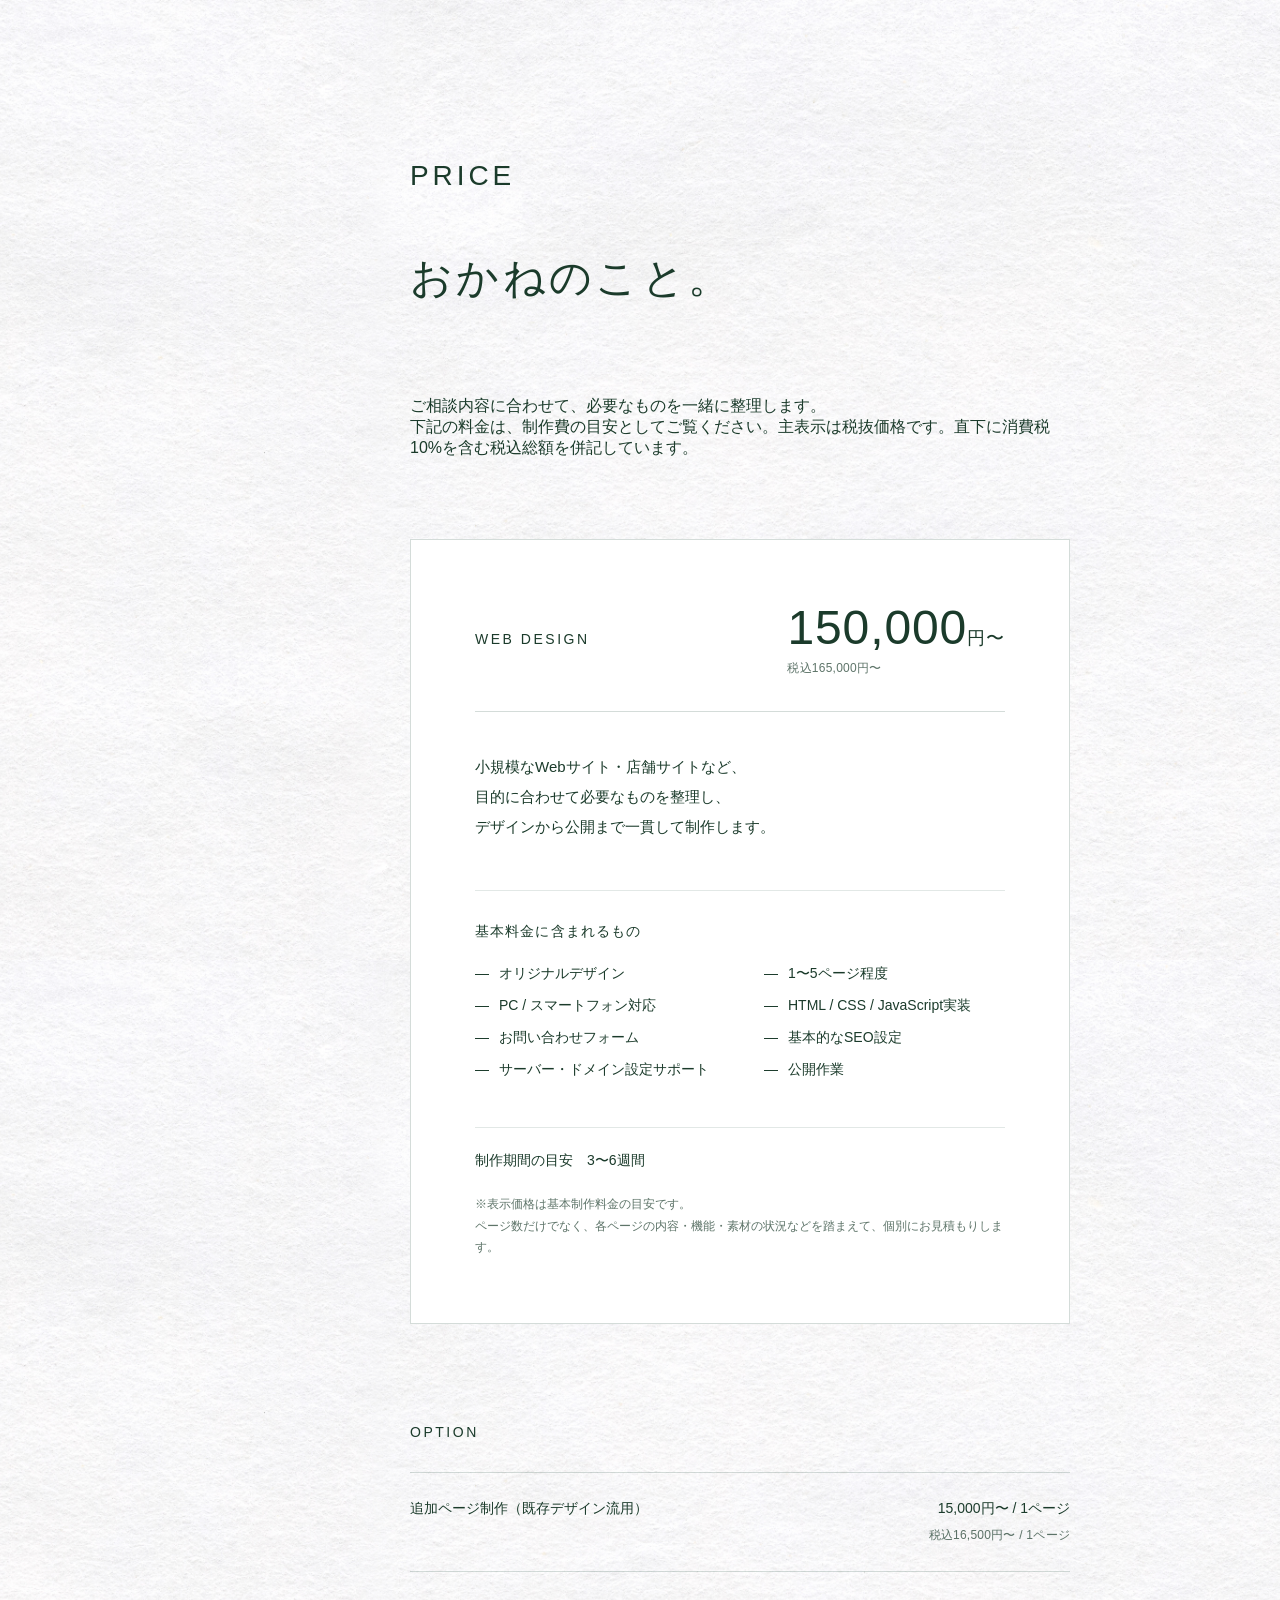
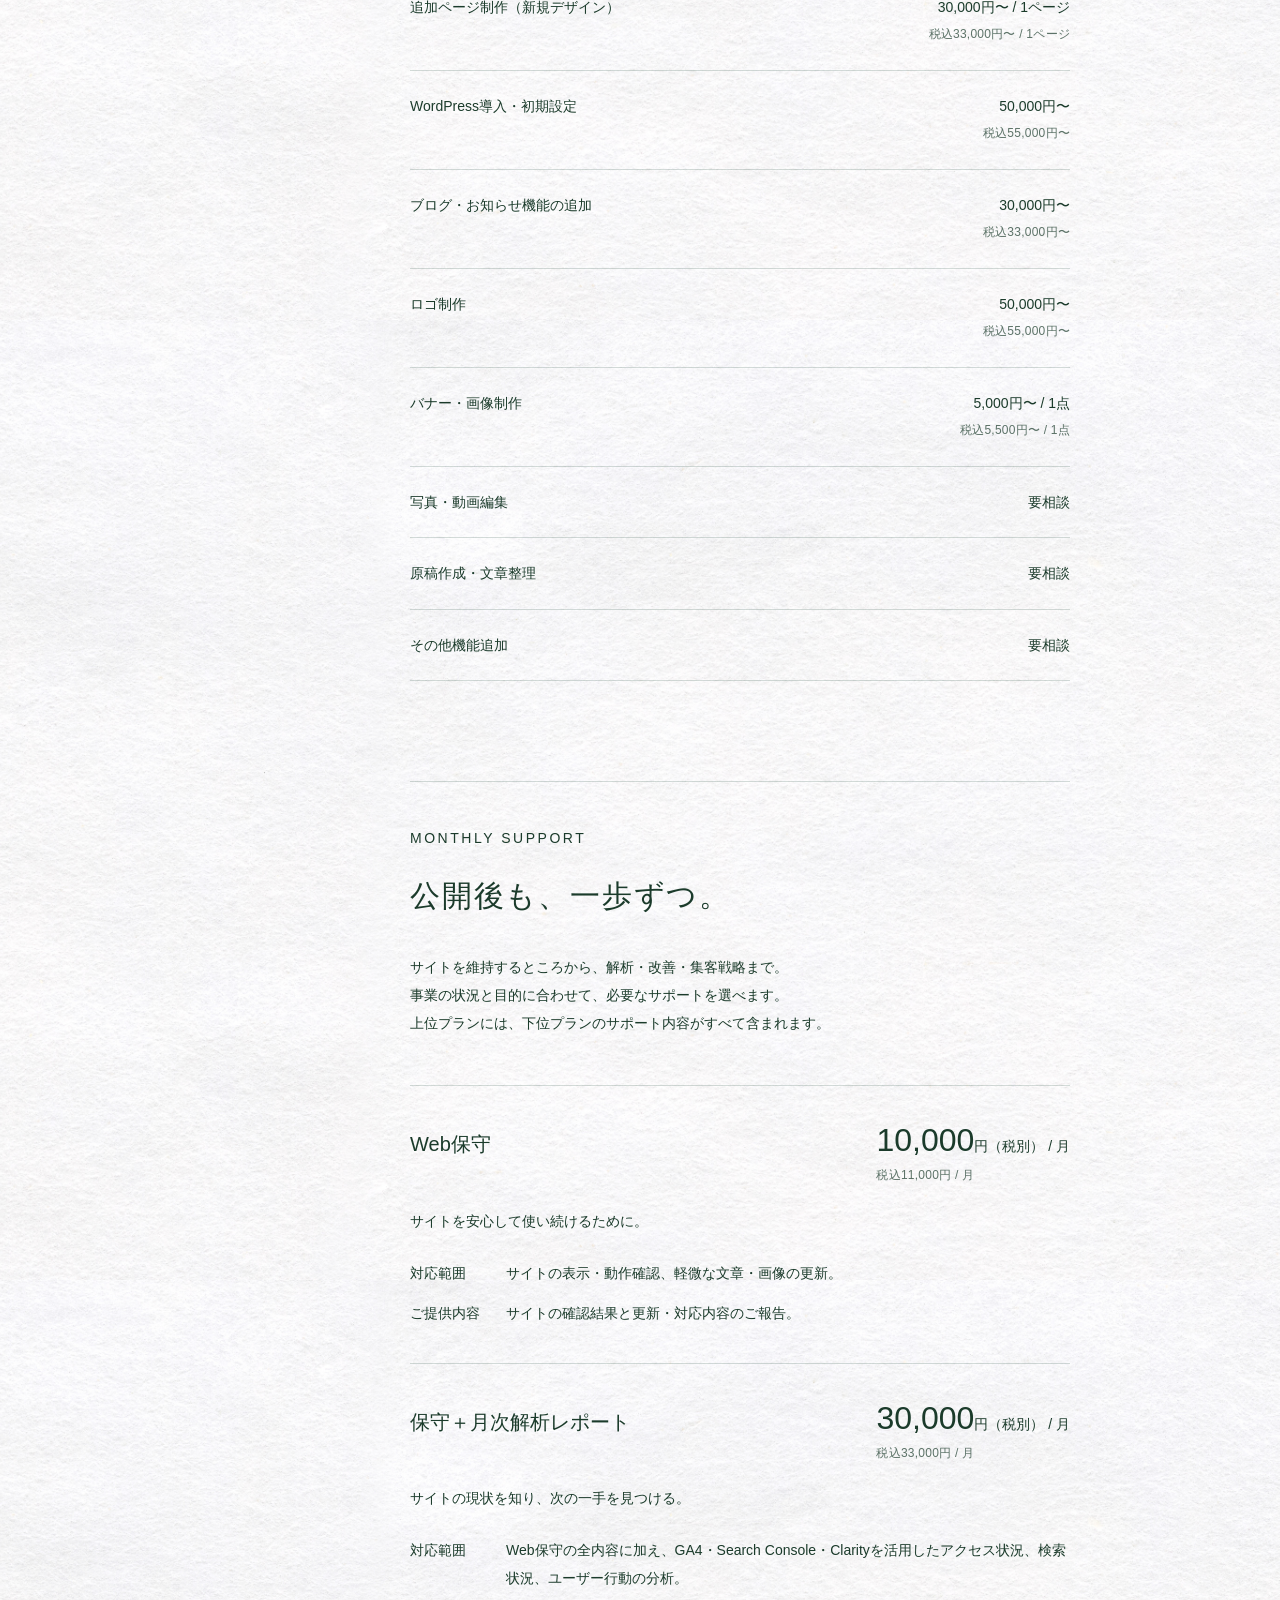
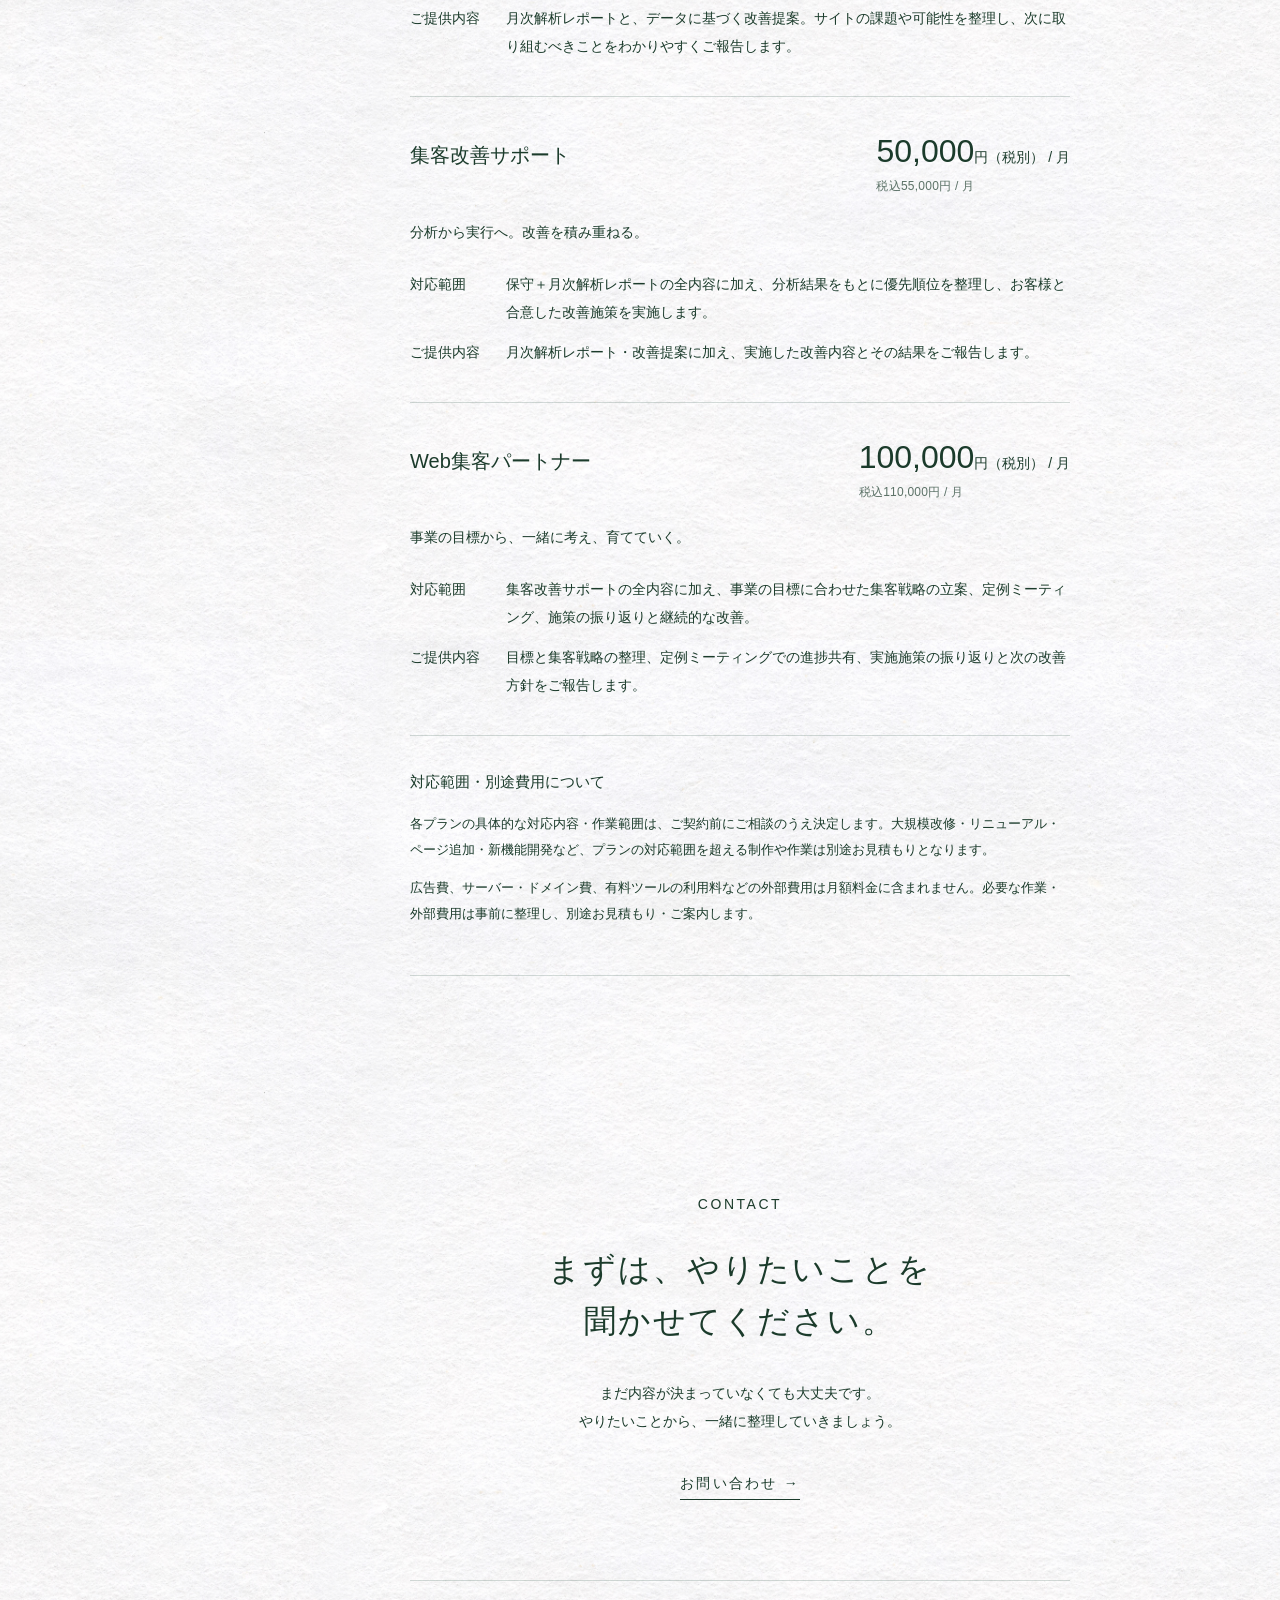
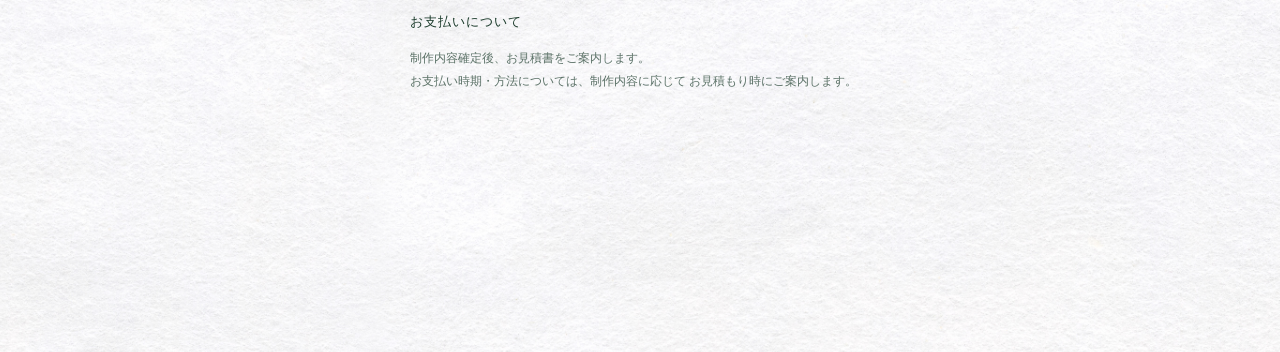
<file: price.html>
<!DOCTYPE html>
<html lang="ja">

<head>
  
    <!-- Google tag (gtag.js) -->
<script async src="https://www.googletagmanager.com/gtag/js?id=G-TGPVXPPTCD"></script>
<script>
  window.dataLayer = window.dataLayer || [];
  function gtag(){dataLayer.push(arguments);}
  gtag('js', new Date());

  gtag('config', 'G-TGPVXPPTCD');
</script>

  <meta charset="UTF-8">

  <meta
    name="viewport"
    content="width=device-width, initial-scale=1.0"
  >

  <meta
    name="description"
    content="asanoworksのWebサイト制作・修正・運用サポートの料金についてご案内します。"
  >

  <title>PRICE | asanoworks</title>

  <link rel="icon" type="image/png" href="images/favicon.png">
  <link rel="stylesheet" href="css/style.css">
  <script type="text/javascript">
      (function(c,l,a,r,i,t,y){
          c[a]=c[a]||function(){(c[a].q=c[a].q||[]).push(arguments)};
          t=l.createElement(r);t.async=1;t.src="https://www.clarity.ms/tag/"+i;
          y=l.getElementsByTagName(r)[0];y.parentNode.insertBefore(t,y);
      })(window, document, "clarity", "script", "yyy0h3tqm3");
  </script>
</head>

<body>

  <main>

    <section class="price">
      <div class="section-inner">

        <p class="section-label">
          PRICE
        </p>

        <h1 class="price-title">
          おかねのこと。
        </h1>
      <p class="price-lead">
        ご相談内容に合わせて、必要なものを一緒に整理します。<br>
        下記の料金は、制作費の目安としてご覧ください。主表示は税抜価格です。直下に消費税10%を含む税込総額を併記しています。
      </p>
      <div class="price-card">
  <div class="price-card-head">
    <p class="price-service" id="web-design">WEB DESIGN</p>

    <p class="price-amount">
      <span>150,000</span>円〜
      <small class="price-tax">税込165,000円〜</small>
    </p>
  </div>

  <p class="price-description">
    小規模なWebサイト・店舗サイトなど、<br>
    目的に合わせて必要なものを整理し、<br>
    デザインから公開まで一貫して制作します。
  </p>

  <div class="price-details">
    <p class="price-details-title">基本料金に含まれるもの</p>

    <ul class="price-details-list">
      <li>オリジナルデザイン</li>
      <li>1〜5ページ程度</li>
      <li>PC / スマートフォン対応</li>
      <li>HTML / CSS / JavaScript実装</li>
      <li>お問い合わせフォーム</li>
      <li>基本的なSEO設定</li>
      <li>サーバー・ドメイン設定サポート</li>
      <li>公開作業</li>
    </ul>
  </div>

  <p class="price-period">
    制作期間の目安　3〜6週間
  </p>

  <p class="price-note">
    ※表示価格は基本制作料金の目安です。<br>
    ページ数だけでなく、各ページの内容・機能・素材の状況などを踏まえて、個別にお見積もりします。
  </p>

    </div> <!-- price-card -->

    <section class="price-option">
      <p class="price-option-label">OPTION</p>

      <div class="price-option-list">
        <div class="price-option-item">
          <span>追加ページ制作（既存デザイン流用）</span>
          <span>15,000円〜 / 1ページ<small class="price-tax">税込16,500円〜 / 1ページ</small></span>
        </div>

        <div class="price-option-item">
          <span>追加ページ制作（新規デザイン）</span>
          <span>30,000円〜 / 1ページ<small class="price-tax">税込33,000円〜 / 1ページ</small></span>
        </div>

        <div class="price-option-item">
          <span>WordPress導入・初期設定</span>
          <span>50,000円〜<small class="price-tax">税込55,000円〜</small></span>
        </div>

        <div class="price-option-item">
          <span>ブログ・お知らせ機能の追加</span>
          <span>30,000円〜<small class="price-tax">税込33,000円〜</small></span>
        </div>

        <div class="price-option-item">
          <span>ロゴ制作</span>
          <span>50,000円〜<small class="price-tax">税込55,000円〜</small></span>
        </div>

        <div class="price-option-item">
          <span>バナー・画像制作</span>
          <span>5,000円〜 / 1点<small class="price-tax">税込5,500円〜 / 1点</small></span>
        </div>

        <div class="price-option-item">
          <span>写真・動画編集</span>
          <span>要相談</span>
        </div>

        <div class="price-option-item">
          <span>原稿作成・文章整理</span>
          <span>要相談</span>
        </div>

        <div class="price-option-item">
          <span>その他機能追加</span>
          <span>要相談</span>
        </div>
      </div>
    </section>

    <section class="price-maintenance" aria-labelledby="monthly-title">
      <p class="price-maintenance-label">MONTHLY SUPPORT</p>
      <h2 id="monthly-title" class="monthly-title">公開後も、一歩ずつ。</h2>
      <p class="price-maintenance-description">サイトを維持するところから、解析・改善・集客戦略まで。<br>
        事業の状況と目的に合わせて、必要なサポートを選べます。<br>
        上位プランには、下位プランのサポート内容がすべて含まれます。</p>
      <div class="monthly-plans">
        <article class="monthly-plan" aria-labelledby="monthly-plan-1">
          <div class="monthly-plan-head">
            <h3 id="monthly-plan-1">Web保守</h3>
            <p class="price-maintenance-amount"><span>10,000</span>円（税別） / 月<small class="price-tax">税込11,000円 / 月</small></p>
          </div>
          <p class="monthly-plan-intro">サイトを安心して使い続けるために。</p>
          <dl class="monthly-plan-details">
            <div><dt>対応範囲</dt><dd>サイトの表示・動作確認、軽微な文章・画像の更新。</dd></div>
            <div><dt>ご提供内容</dt><dd>サイトの確認結果と更新・対応内容のご報告。</dd></div>
          </dl>
        </article>
        <article class="monthly-plan" aria-labelledby="monthly-plan-2">
          <div class="monthly-plan-head">
            <h3 id="monthly-plan-2">保守＋月次解析レポート</h3>
            <p class="price-maintenance-amount"><span>30,000</span>円（税別） / 月<small class="price-tax">税込33,000円 / 月</small></p>
          </div>
          <p class="monthly-plan-intro">サイトの現状を知り、次の一手を見つける。</p>
          <dl class="monthly-plan-details">
            <div><dt>対応範囲</dt><dd>Web保守の全内容に加え、GA4・Search Console・Clarityを活用したアクセス状況、検索状況、ユーザー行動の分析。</dd></div>
            <div><dt>ご提供内容</dt><dd>月次解析レポートと、データに基づく改善提案。サイトの課題や可能性を整理し、次に取り組むべきことをわかりやすくご報告します。</dd></div>
          </dl>
        </article>
        <article class="monthly-plan" aria-labelledby="monthly-plan-3">
          <div class="monthly-plan-head">
            <h3 id="monthly-plan-3">集客改善サポート</h3>
            <p class="price-maintenance-amount"><span>50,000</span>円（税別） / 月<small class="price-tax">税込55,000円 / 月</small></p>
          </div>
          <p class="monthly-plan-intro">分析から実行へ。改善を積み重ねる。</p>
          <dl class="monthly-plan-details">
            <div><dt>対応範囲</dt><dd>保守＋月次解析レポートの全内容に加え、分析結果をもとに優先順位を整理し、お客様と合意した改善施策を実施します。</dd></div>
            <div><dt>ご提供内容</dt><dd>月次解析レポート・改善提案に加え、実施した改善内容とその結果をご報告します。</dd></div>
          </dl>
        </article>
        <article class="monthly-plan" aria-labelledby="monthly-plan-4">
          <div class="monthly-plan-head">
            <h3 id="monthly-plan-4">Web集客パートナー</h3>
            <p class="price-maintenance-amount"><span>100,000</span>円（税別） / 月<small class="price-tax">税込110,000円 / 月</small></p>
          </div>
          <p class="monthly-plan-intro">事業の目標から、一緒に考え、育てていく。</p>
          <dl class="monthly-plan-details">
            <div><dt>対応範囲</dt><dd>集客改善サポートの全内容に加え、事業の目標に合わせた集客戦略の立案、定例ミーティング、施策の振り返りと継続的な改善。</dd></div>
            <div><dt>ご提供内容</dt><dd>目標と集客戦略の整理、定例ミーティングでの進捗共有、実施施策の振り返りと次の改善方針をご報告します。</dd></div>
          </dl>
        </article>
      </div>
      <div class="monthly-terms">
        <h3>対応範囲・別途費用について</h3>
        <p>各プランの具体的な対応内容・作業範囲は、ご契約前にご相談のうえ決定します。大規模改修・リニューアル・ページ追加・新機能開発など、プランの対応範囲を超える制作や作業は別途お見積もりとなります。</p>
        <p>広告費、サーバー・ドメイン費、有料ツールの利用料などの外部費用は月額料金に含まれません。必要な作業・外部費用は事前に整理し、別途お見積もり・ご案内します。</p>
      </div>
    </section>
<section class="price-contact">
  <p class="price-contact-label">CONTACT</p>

  <h2 class="price-contact-title">
    まずは、やりたいことを<br>
    聞かせてください。
  </h2>

  <p class="price-contact-text">
    まだ内容が決まっていなくても大丈夫です。<br>
    やりたいことから、一緒に整理していきましょう。
  </p>

  <a href="index.html#contact" class="price-contact-link">
  お問い合わせ →
</a>
</section>

<div class="price-payment">
  <p class="price-payment-title">お支払いについて</p>

  <p class="price-payment-text">
    制作内容確定後、お見積書をご案内します。<br>
    お支払い時期・方法については、制作内容に応じて
    お見積もり時にご案内します。
  </p>
</div>
  </div> <!-- section-inner -->
</section>

  </main>

</body>

</html>
</file>
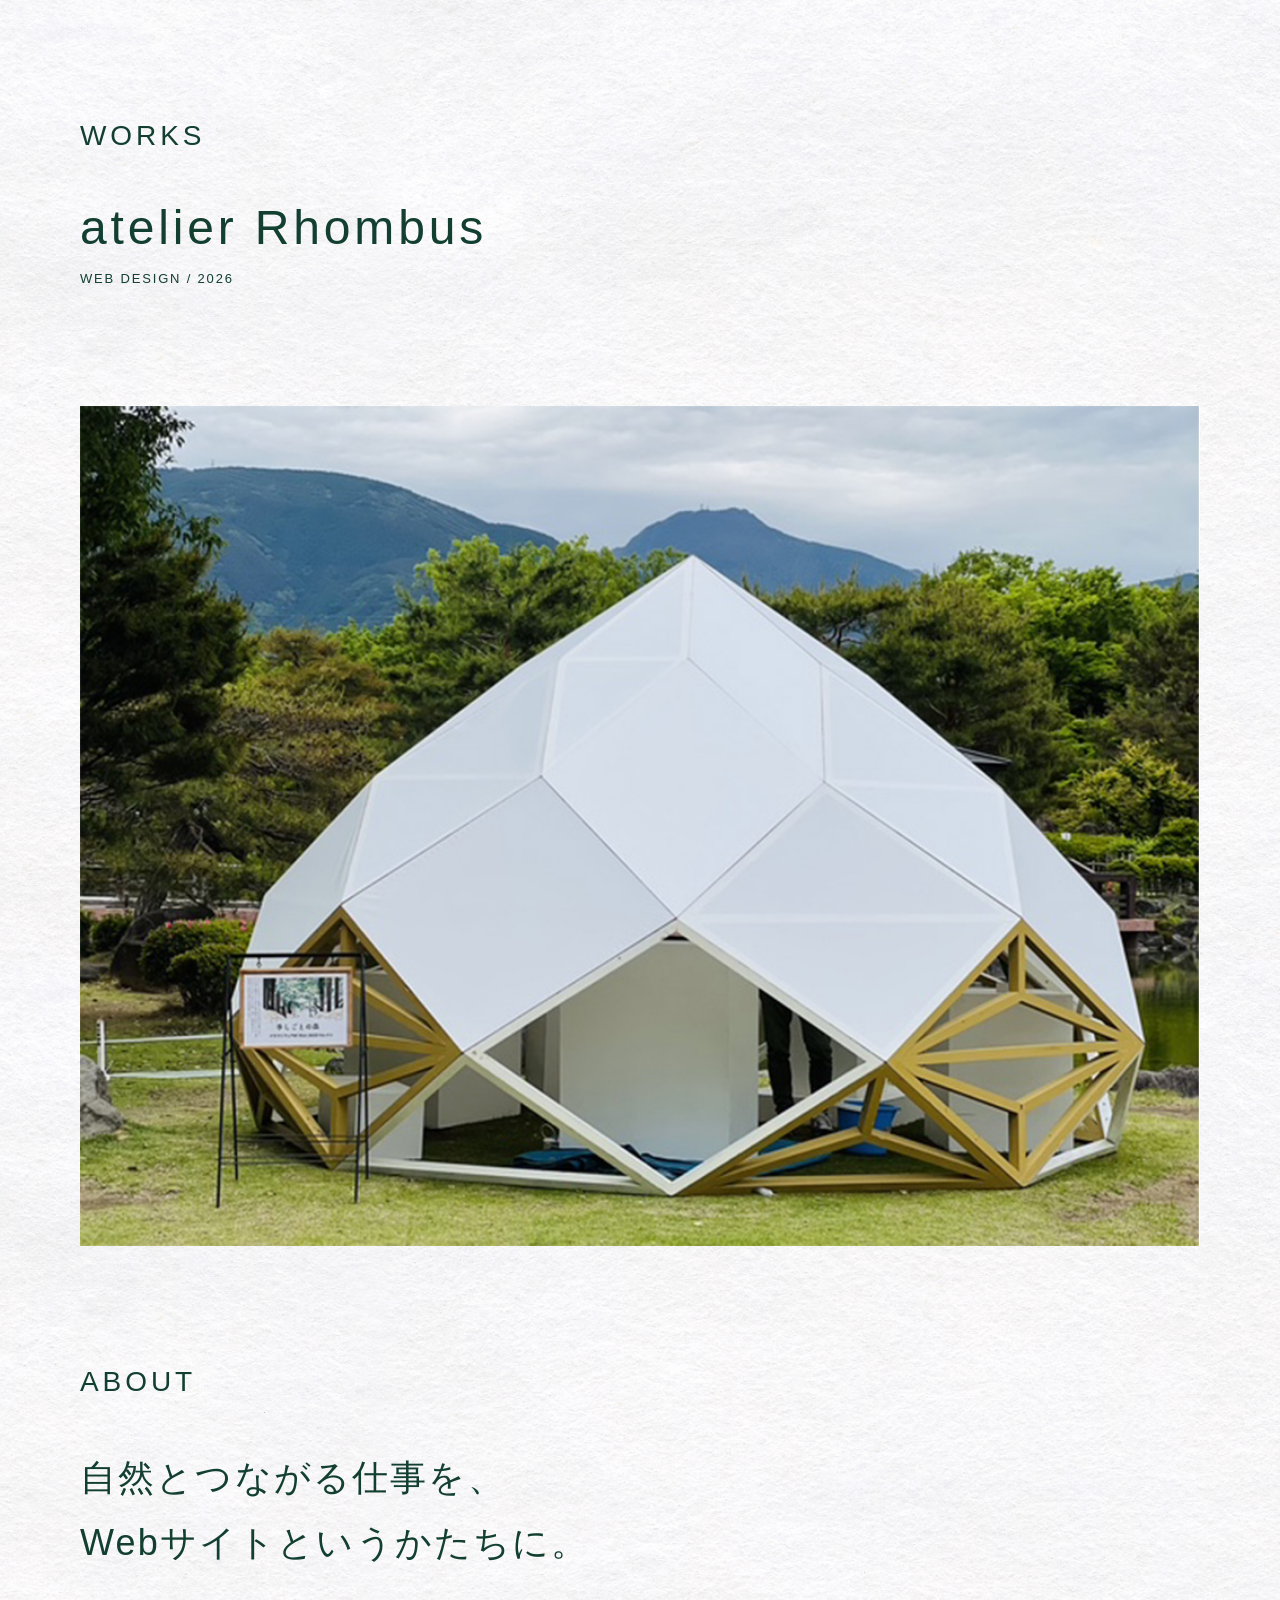
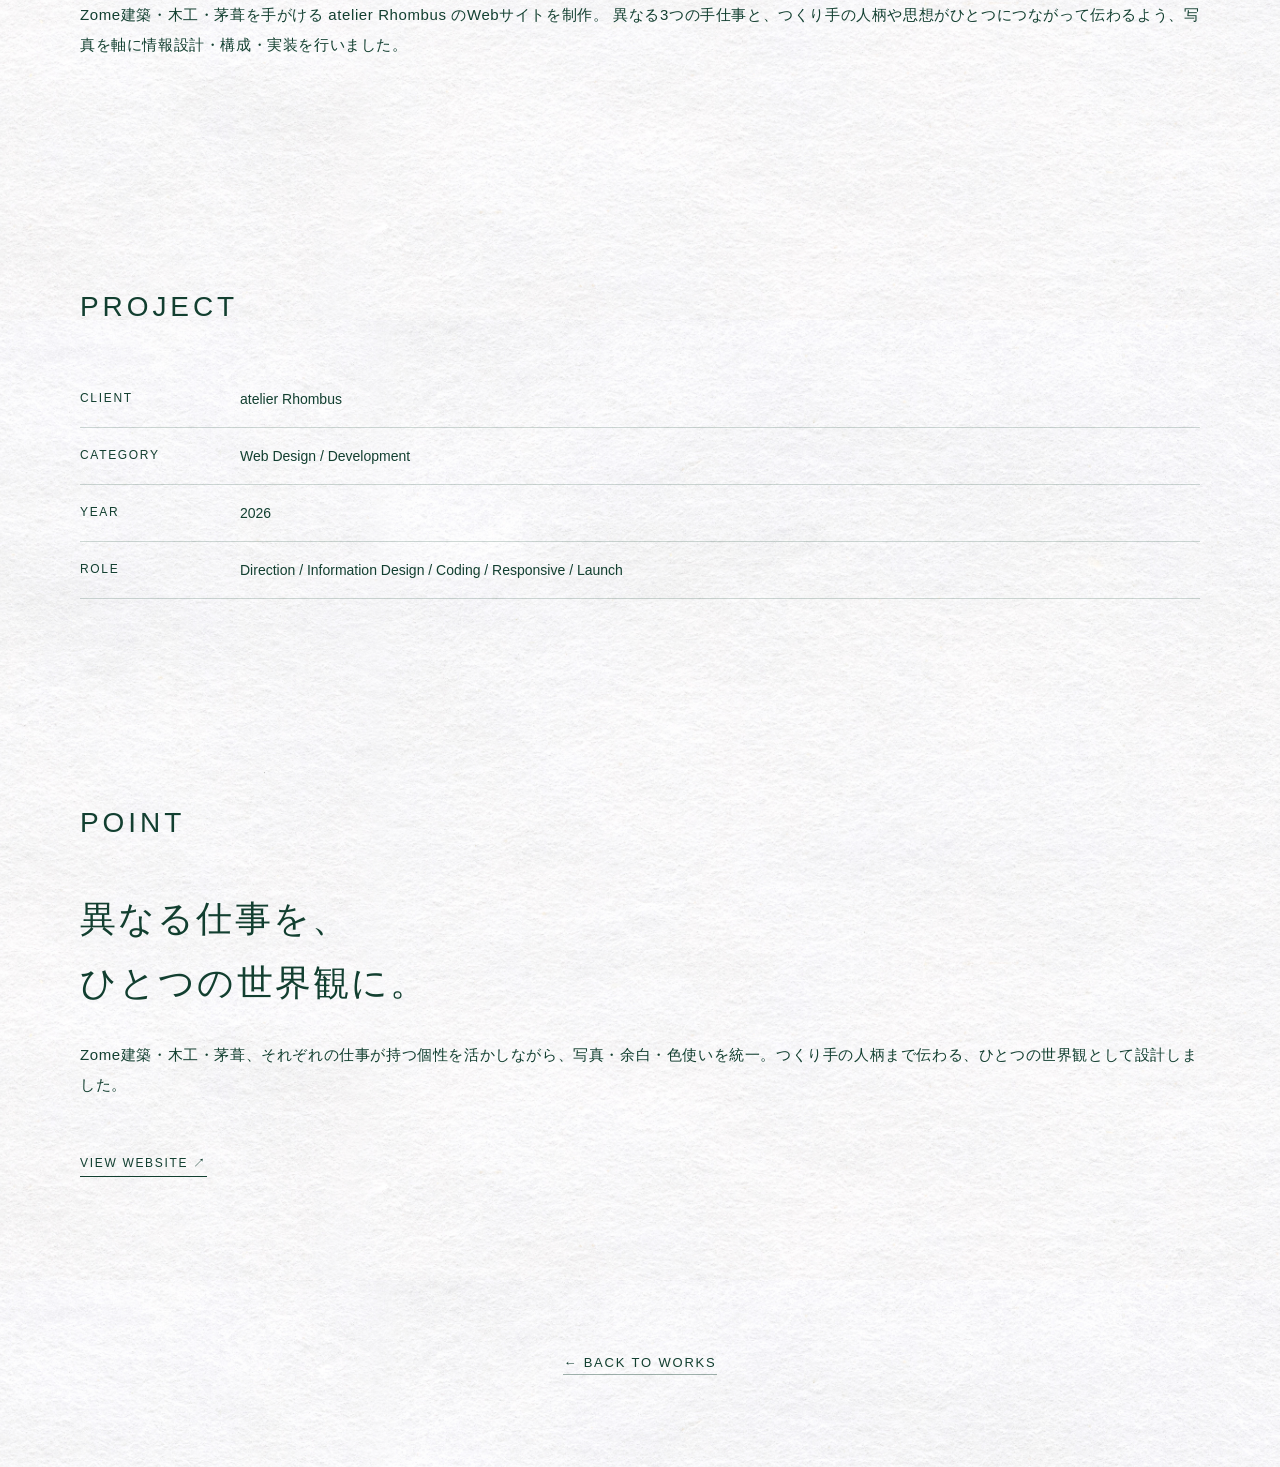
<file: works-rhombus.html>
<!DOCTYPE html>
<html lang="ja">
<head>

    <!-- Google tag (gtag.js) -->
<script async src="https://www.googletagmanager.com/gtag/js?id=G-TGPVXPPTCD"></script>
<script>
  window.dataLayer = window.dataLayer || [];
  function gtag(){dataLayer.push(arguments);}
  gtag('js', new Date());

  gtag('config', 'G-TGPVXPPTCD');
</script>

    <meta charset="UTF-8">
    <meta name="viewport" content="width=device-width, initial-scale=1.0">
    <title>atelier Rhombus | WORKS | asanoworks</title>
      <link rel="icon" type="image/png" href="images/favicon.png">
      <link rel="stylesheet" href="css/style.css">
      <link rel="stylesheet" href="css/works-paper.css">
  <script type="text/javascript">
      (function(c,l,a,r,i,t,y){
          c[a]=c[a]||function(){(c[a].q=c[a].q||[]).push(arguments)};
          t=l.createElement(r);t.async=1;t.src="https://www.clarity.ms/tag/"+i;
          y=l.getElementsByTagName(r)[0];y.parentNode.insertBefore(t,y);
      })(window, document, "clarity", "script", "yyy0h3tqm3");
  </script>
</head>
<body>
    <main class="work-detail">
<div class="work-rhombus-intro">
<section class="work-hero">
  <div class="work-hero-inner">
    <p class="section-label">WORKS</p>
    <h1 class="work-title">atelier Rhombus</h1>
    <p class="work-category">WEB DESIGN / 2026</p>
  </div>
</section>
<section class="work-visual">
  <div class="work-visual-inner">
    <img
      src="images/atelier-rhombus.jpg"
      alt="atelier Rhombus Webサイト制作"
    >
  </div>
</section>
<section class="work-about">
  <div class="work-about-inner">
    <p class="section-label">ABOUT</p>

    <h2 class="work-about-title">
      自然とつながる仕事を、<br>
      Webサイトというかたちに。
    </h2>

    <p class="work-about-text">
      Zome建築・木工・茅葺を手がける atelier Rhombus のWebサイトを制作。
異なる3つの手仕事と、つくり手の人柄や思想がひとつにつながって伝わるよう、写真を軸に情報設計・構成・実装を行いました。
    </p>
  </div>
</section>
</div>
<div class="work-closing">
<section class="work-info">
  <div class="work-about-inner">
<p class="section-label">PROJECT</p>

<dl class="work-info-list">
  <div class="work-info-item">
    <dt>CLIENT</dt>
    <dd>atelier Rhombus</dd>
  </div>

  <div class="work-info-item">
    <dt>CATEGORY</dt>
    <dd>Web Design / Development</dd>
  </div>

  <div class="work-info-item">
  <dt>YEAR</dt>
  <dd>2026</dd>
</div>

<div class="work-info-item">
  <dt>ROLE</dt>
  <dd>Direction / Information Design / Coding / Responsive / Launch</dd>
</div>
</dl>
  </div>
</section>
<section class="work-point">
  <div class="work-about-inner">
    <p class="section-label">POINT</p>

    <h2 class="work-point-title">
      異なる仕事を、<br>
      ひとつの世界観に。
    </h2>

    <p class="work-point-text">
  Zome建築・木工・茅葺、それぞれの仕事が持つ個性を活かしながら、写真・余白・色使いを統一。つくり手の人柄まで伝わる、ひとつの世界観として設計しました。
</p>
<a
  href="https://atelier-rhombus.com/"
  class="work-site-link"
  target="_blank"
  rel="noopener noreferrer"
>
  VIEW WEBSITE ↗
</a>
  </div>
</section>
<nav class="work-back">
  <a href="index.html#works">← BACK TO WORKS</a>
</nav>
</div>
</main>
</body>
</html>
</file>
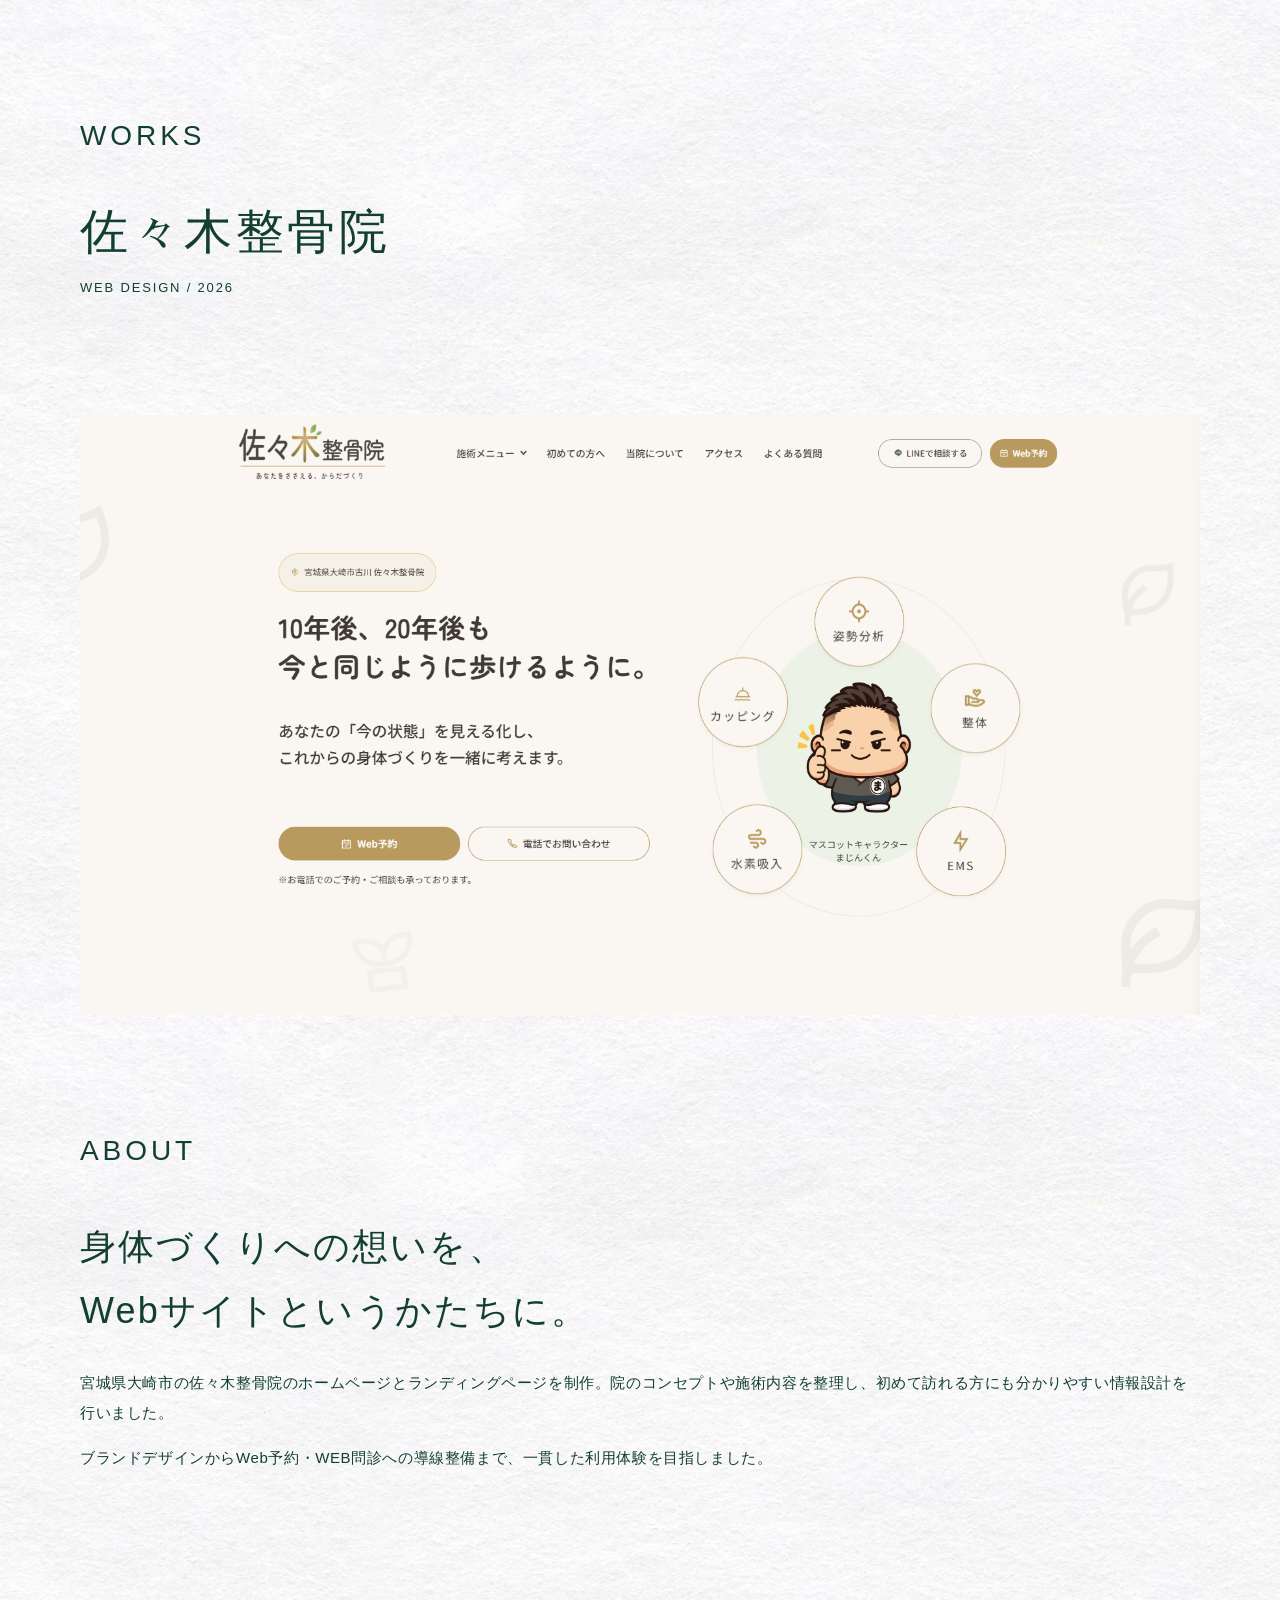
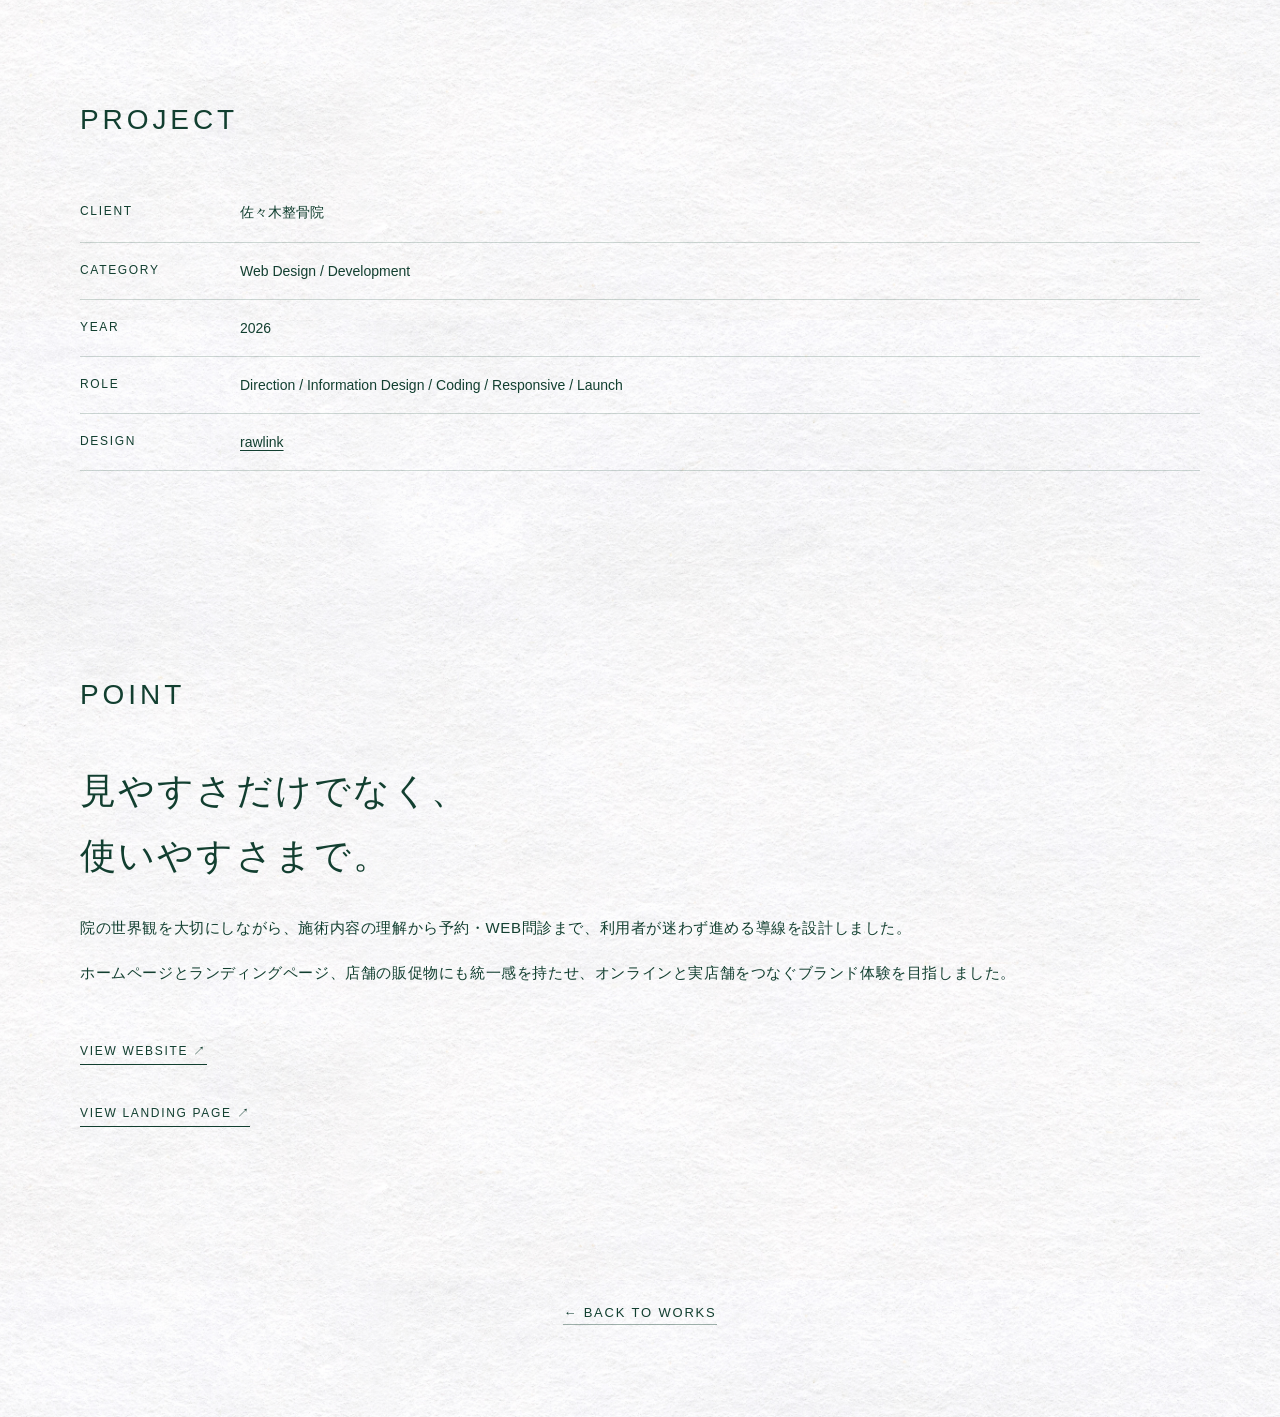
<file: works-sasaki.html>
<!DOCTYPE html>
<html lang="ja">
<head>
  <meta charset="UTF-8">
  <meta name="viewport" content="width=device-width, initial-scale=1.0">
  <title>佐々木整骨院 | WORKS | asanoworks</title>
  <link rel="icon" type="image/png" href="images/favicon.png">
  <link rel="stylesheet" href="css/style.css">
  <link rel="stylesheet" href="css/works-paper.css">
  <script async src="https://www.googletagmanager.com/gtag/js?id=G-TGPVXPPTCD"></script>
  <script>
    window.dataLayer = window.dataLayer || [];
    function gtag(){dataLayer.push(arguments);}
    gtag('js', new Date());
    gtag('config', 'G-TGPVXPPTCD');
  </script>
  <script>
    (function(c,l,a,r,i,t,y){
      c[a]=c[a]||function(){(c[a].q=c[a].q||[]).push(arguments)};
      t=l.createElement(r);t.async=1;t.src="https://www.clarity.ms/tag/"+i;
      y=l.getElementsByTagName(r)[0];y.parentNode.insertBefore(t,y);
    })(window, document, "clarity", "script", "yyy0h3tqm3");
  </script>
</head>
<body>
  <main class="work-detail work-detail-sasaki">
    <section class="work-hero">
      <div class="work-hero-inner">
        <p class="section-label">WORKS</p>
        <h1 class="work-title">佐々木整骨院</h1>
        <p class="work-category">WEB DESIGN / 2026</p>
      </div>
    </section>

    <section class="work-visual">
      <div class="work-visual-inner">
        <img
          src="images/sasaki-seikotsuin.png"
          alt="佐々木整骨院 公式サイトのトップページ"
          width="1726"
          height="924"
        >
      </div>
    </section>

    <section class="work-about">
      <div class="work-about-inner">
        <p class="section-label">ABOUT</p>
        <h2 class="work-about-title">身体づくりへの想いを、<br>Webサイトというかたちに。</h2>
        <p class="work-about-text">宮城県大崎市の佐々木整骨院のホームページとランディングページを制作。院のコンセプトや施術内容を整理し、初めて訪れる方にも分かりやすい情報設計を行いました。</p>
        <p class="work-about-text">ブランドデザインからWeb予約・WEB問診への導線整備まで、一貫した利用体験を目指しました。</p>
      </div>
    </section>

    <div class="work-closing">
    <section class="work-info">
      <div class="work-about-inner">
        <p class="section-label">PROJECT</p>
        <dl class="work-info-list">
          <div class="work-info-item">
            <dt>CLIENT</dt>
            <dd>佐々木整骨院</dd>
          </div>
          <div class="work-info-item">
            <dt>CATEGORY</dt>
            <dd>Web Design / Development</dd>
          </div>
          <div class="work-info-item">
            <dt>YEAR</dt>
            <dd>2026</dd>
          </div>
          <div class="work-info-item">
            <dt>ROLE</dt>
            <dd>Direction / Information Design / Coding / Responsive / Launch</dd>
          </div>
          <div class="work-info-item">
            <dt>DESIGN</dt>
            <dd><a class="work-credit-link" href="https://rawlink.jp/" target="_blank" rel="noopener noreferrer">rawlink</a></dd>
          </div>
        </dl>
      </div>
    </section>

    <section class="work-point">
      <div class="work-about-inner">
        <p class="section-label">POINT</p>
        <h2 class="work-point-title">見やすさだけでなく、<br>使いやすさまで。</h2>
        <p class="work-point-text">院の世界観を大切にしながら、施術内容の理解から予約・WEB問診まで、利用者が迷わず進める導線を設計しました。</p>
        <p class="work-point-text">ホームページとランディングページ、店舗の販促物にも統一感を持たせ、オンラインと実店舗をつなぐブランド体験を目指しました。</p>
        <a href="https://sasaki-seikotsuin-majin.jp/" class="work-site-link" target="_blank" rel="noopener noreferrer">VIEW WEBSITE ↗</a>
        <br>
        <a href="https://sasaki-seikotsuin-majin.jp/lp/" class="work-site-link" target="_blank" rel="noopener noreferrer">VIEW LANDING PAGE ↗</a>
      </div>
    </section>

    <nav class="work-back">
      <a href="index.html#works">← BACK TO WORKS</a>
    </nav>
    </div>
  </main>
</body>
</html>
</file>
<file: css/style.css>
/* =========================
   Base
========================= */

* {
  box-sizing: border-box;
}

html {
  scroll-behavior: smooth;
}

body {
  margin: 0;
  color: #1b3b2b;
  font-family: "Noto Sans JP", sans-serif;
}


/* =========================
   HERO
========================= */

.hero {
  position: relative;
  width: 100%;
  min-height: 75vh;
  overflow: hidden;
}

.hero,
.home-content + .site-footer {
  background-color: transparent;
  background-image: url("../images/paper-texture.png");
  background-repeat: no-repeat;
  background-size: cover;
  background-position: center;
}

.hero-inner {
  position: relative;
  width: min(1560px, calc(100% - 120px));
  margin: 0 auto;
  padding-top: 210px;
}

.hero-logo {
    /* One logo width controls all artwork; the parent scales the whole group. */
    --hero-logo-width: 420px;
    width: 540px;
    height: 100px;
    margin-bottom: 48px;
    display: flex;
    align-items: flex-end;
    position: relative;
    margin-left: 0;
    transform: scale(1.12);
    transform-origin: left bottom;
}

.hero-logo img {
  display: block;
  width: 100%;
  height: auto;
  position: relative;
z-index: 1;
}

#hero-logo-img {
  width: var(--hero-logo-width);
}

#ow-night {
  position: absolute;
  width: calc(var(--hero-logo-width) * 327 / 420);
  left: calc(var(--hero-logo-width) * 87 / 420);
  bottom: calc(var(--hero-logo-width) * -197 / 420);
  display: block;
  opacity: 0.08;
  z-index: 0;
}

#red-eye-left,
#red-eye-right {
  position: absolute;
  /* Alpha-outline fit in the 779 x 91 logo: x=341.25, y=32.25, 46 x 50.25.
     The right o is empty; repeat the same pattern 203 source pixels right.
     The common parent supplies the 1.12 scale for all artwork. */
  width: calc(var(--hero-logo-width) * 46 / 779);
  height: calc(var(--hero-logo-width) * 50.25 / 779);
  z-index: 2;
}

#red-eye-left {
  left: calc(var(--hero-logo-width) * 341.25 / 779);
  bottom: calc(var(--hero-logo-width) * 8.5 / 779);
}

#red-eye-right {
  left: calc(var(--hero-logo-width) * 544.25 / 779);
  bottom: calc(var(--hero-logo-width) * 8.5 / 779);
}

.hero-title {
  margin: 0 0 38px;
  font-family: "hiragino-kaku-gothic-pron", sans-serif;
  font-size: 56px;
  font-weight: 300;
  letter-spacing: 0.12em;
  line-height: 96px;
}

.hero-subtitle {
  margin: 0;
  font-family: "Century Gothic", sans-serif;
  font-size: 25px;
  font-weight: 400;
  letter-spacing: 0.12em;
}
/* =========================
   INTRODUCTION
========================= */

.introduction .section-inner {
  width: min(1560px, calc(100% - 120px));
  margin: 0 auto;
  padding: 160px 0 180px;
}

.section-label {
  margin: 0 0 48px;
  font-size: 28px;
  font-weight: 300;
  letter-spacing: 0.14em;
}

.introduction-title {
  margin: 0 0 64px;
  font-size: 42px;
  font-weight: 300;
  line-height: 1.8;
  letter-spacing: 0.08em;
}

.introduction-text {
  margin: 0;
  font-size: 24px;
  font-weight: 300;
  line-height: 2;
  letter-spacing: 0.05em;
}

@media (max-width: 320px) {
  .introduction-text {
    margin-inline: -14px;
  }
}

/* =========================
   PRICE
========================= */

.price .section-inner {
  padding: 160px 0 180px;
  margin-left: 410px;
  margin-right: 210px;
}

.price-title {
  margin: 0 0 80px;
  font-size: 42px;
  font-weight: 300;
  line-height: 1.8;
  letter-spacing: 0.08em;
}
/* =====================
   SERVICE
===================== */

.service .section-inner {
  padding: 170px 0 190px;
  margin-left: 410px;
  margin-right: 210px;
}

.service-heading {
  margin-bottom: 130px;
}

.service-title {
  margin: 38px 0 0;
  font-size: 40px;
  font-weight: 300;
  line-height: 1.6;
  letter-spacing: 0.12em;
}

.service-list {
  display: grid;
  grid-template-columns: repeat(2, minmax(0, 1fr));
  gap: 70px;
}

.service-item {
  border-top: 1px solid #163c2d;
  padding-top: 24px;
}

.service-number {
  margin: 0 0 48px;
  font-size: 14px;
  letter-spacing: 0.12em;
}

.service-item h3 {
  margin: 0 0 16px;
  font-size: 22px;
  font-weight: 400;
  letter-spacing: 0.12em;
}

.service-name {
  margin: 0;
  font-size: 16px;
  line-height: 2;
  letter-spacing: 0.08em;
}

.service-intent {
  margin: 0 0 16px;
  font-size: 28px;
  font-weight: 300;
  line-height: 1.6;
  letter-spacing: 0.08em;
}


.service-consult {
  margin-top: 80px;
  margin-left: calc(50% + 35px);
}

.service-consult p {
  margin: 0;
  font-size: 16px;
  line-height: 2;
  letter-spacing: 0.08em;
}

/* =====================
   WORKS
===================== */

.home-content,
.price {
  background-color: #ffffff;
  background-image:
    linear-gradient(rgba(255, 255, 255, 0.2), rgba(255, 255, 255, 0.2)),
    url("../images/japanese-paper_00478.jpg");
  background-size: auto, 1440px auto;
  background-position: center, center top;
  background-repeat: no-repeat, repeat;
}

.home-content > :is(.introduction, .service, .works, .about, .flow, .contact) {
  background: transparent;
}

.works .section-inner {
  padding: 180px 0;
  margin-left: 410px;
  margin-right: 210px;
}

.works-heading {
  margin-bottom: 70px;
}

.works-title {
  margin: 38px 0 0;
  font-size: 40px;
  font-weight: 300;
  letter-spacing: 0.12em;
}

.works-item {
  display: grid;
  grid-template-columns: minmax(0, 2fr) minmax(220px, 1fr);
  gap: 60px;
  align-items: end;
}

.works-image img {
  display: block;
  width: 100%;
  height: auto;
}

.works-image-sasaki {
  position: relative;
  overflow: hidden;
  aspect-ratio: 1;
  background-color: #faf7f2;
}

.works-image.works-image-sasaki img {
  position: absolute;
  top: 50%;
  left: 49.4%;
  width: 148%;
  aspect-ratio: auto;
  /* Keep the homepage hero in view without the navigation row. */
  clip-path: inset(12% 0 10%);
  transform: translate(-50%, -50%);
}

/* The 2048px square source has a 2048 x 1536 photo starting at y=261.
   Hide only its embedded mint bands; keep the photo at its natural ratio. */
.works-image--rhombus {
  aspect-ratio: 4 / 3;
  overflow: hidden;
}

.works-image--rhombus img {
  transform: translateY(-12.744140625%);
}

.works-info {
  padding-bottom: 24px;
}

.works-info h3 {
  margin: 0 0 18px;
  font-size: 28px;
  font-weight: 300;
  letter-spacing: 0.08em;
}

.works-item + .works-item {
  margin-top: 48px;
  padding-top: 28px;
  border-top: 1px solid rgba(18, 64, 48, 0.2);
}

.works-info p {
  margin: 0;
  font-size: 18px;
  font-weight: 300;
  letter-spacing: 0.08em;
}

.works-info p {
  margin: 0;
  font-size: 18px;
  font-weight: 300;
  letter-spacing: 0.08em;
}

.work-site-link {
  display: inline-block;
  margin-top: 40px;
  font-size: 12px;
  letter-spacing: 0.14em;
  color: inherit;
  text-decoration: none;
  border-bottom: 1px solid currentColor;
  padding-bottom: 4px;
  transition: opacity 0.3s ease;
}

.work-site-link:hover {
  opacity: 0.5;
}

/* =========================
   ABOUT
========================= */

.about {
  padding: 160px 0;
}

.about-inner {
  width: min(1080px, calc(100% - 48px));
  margin: 0 auto;
}

.about .section-label {
  margin-bottom: 48px;
}

.about-title {
  margin: 0 0 40px;
  font-size: 40px;
  font-weight: 300;
  line-height: 1.6;
  letter-spacing: 0.12em;
}

.about-text {
  margin: 0;
  font-size: 18px;
  font-weight: 300;
  line-height: 2;
  letter-spacing: 0.08em;
}

.about-name {
  margin: 24px 0 0;
  font-family: "Century Gothic", sans-serif;
  font-size: 14px;
  letter-spacing: 0.12em;
}

.about-content {
  display: grid;
  grid-template-columns: 1fr 1fr;
  gap: 64px;
  align-items: center;
}

.about-photo {
  grid-column: 2;
  grid-row: 1;
}

.about-text {
  grid-column: 1;
  grid-row: 1;
  align-self: center;
}

.about-photo img {
  display: block;
  width: 100%;
  height: auto;
}

/* =========================
   CONTACT
========================= */

.contact {
  min-height: 70vh;
  display: flex;
  align-items: center;
  padding: 160px 0 80px;
}

.contact-inner {
  width: min(1100px, calc(100% - 80px));
  margin: 0 auto;
}

.contact .section-label {
  margin: 0 0 36px;
  font-family: "Century Gothic", sans-serif;
  letter-spacing: 0.18em;
}

.contact-title {
  margin: 0 0 40px;
  font-size: 40px;
  font-weight: 300;
  letter-spacing: 0.12em;
  line-height: 1.7;
}

.contact-text {
  margin: 0 0 64px;
  font-size: 17px;
  line-height: 2;
  letter-spacing: 0.08em;
}

.contact-form {
  width: min(620px, 100%);
  margin-top: 0;
}

.form-group {
  margin-bottom: 64px;
}

.form-group label {
  display: block;
  margin-bottom: 12px;
  font-size: 13px;
  letter-spacing: 0.08em;
}

.form-group input,
.form-group textarea {
  width: 100%;
  padding: 18px 0;
  border: none;
  border-bottom: 1px solid #1b3b2b;
  border-radius: 0;
  outline: none;
  background: transparent;
  color: #1b3b2b;
  font: inherit;
}

.form-group textarea {
  resize: vertical;
  min-height: 120px;
}

.form-group input:focus,
.form-group textarea:focus {
  border-bottom-width: 2px;
}

.contact-submit {
  padding: 10px 0;
  border: none;
  border-bottom: 1px solid #1b3b2b;
  background: transparent;
  color: #1b3b2b;
  font: inherit;
  font-size: 14px;
  letter-spacing: 0.08em;
  cursor: pointer;
}
/* =========================
   FLOW
========================= */

.flow {
  padding: 160px 0;
}

.flow .section-inner {
  width: min(1080px, calc(100% - 48px));
  margin: 0 auto;
}

.flow .section-label {
  margin-bottom: 48px;
}

.flow .section-title {
  margin-bottom: 100px;
  font-size: 40px;
  font-weight: 300;
  line-height: 1.6;
  letter-spacing: 0.12em;
}

.flow-list {
  max-width: 820px;
}

.flow-item {
  display: grid;
  grid-template-columns: 48px 200px minmax(0, 1fr);
  column-gap: 32px;
  align-items: start;
  padding: 32px 0;
  border-top: 1px solid currentColor;
}

.flow-item:last-child {
  border-bottom: 1px solid currentColor;
}

.flow-number {
  font-size: 12px;
  letter-spacing: 0.12em;
}

.flow-item h3 {
  margin: 0;
  font-size: 18px;
  font-weight: 400;
  letter-spacing: 0.08em;
}

.flow-item p {
  margin: 0;
  font-size: 14px;
  line-height: 1.9;
  letter-spacing: 0.04em;
}
.sp-only {
  display: none;
}
.site-footer {
  padding: 120px 0 60px;
  text-align: center;
}

.footer-logo {
  width: 220px;
  max-width: 70%;
  height: auto;
}

.footer-copy {
  margin-top: 18px;
  font-size: 12px;
  letter-spacing: 0.12em;
}

.footer-copy {
  margin-top: 18px;
  font-size: 12px;
  letter-spacing: 0.12em;
}

/* =========================
   PRICE
========================= */

.price-card {
  margin-top: 80px;
  padding: 64px;
  border: 1px solid rgba(18, 64, 48, 0.18);
  background: #fff;
}

.price-card-head {
  display: flex;
  align-items: baseline;
  justify-content: space-between;
  gap: 40px;
  padding-bottom: 32px;
  border-bottom: 1px solid rgba(18, 64, 48, 0.18);
}

.price-service {
  margin: 0;
  font-size: 14px;
  letter-spacing: 0.18em;
}

.price-amount {
  margin: 0;
  font-size: 18px;
  letter-spacing: 0.05em;
}

.price-amount span {
  font-size: 48px;
  line-height: 1;
  font-weight: 400;
}

.price-description {
  margin: 40px 0 0;
  font-size: 15px;
  line-height: 2;
}

.price-details {
  margin-top: 48px;
  padding-top: 32px;
  border-top: 1px solid rgba(18, 64, 48, 0.12);
}

.price-details-title {
  margin: 0 0 24px;
  font-size: 14px;
  letter-spacing: 0.08em;
}

.price-details-list {
  display: grid;
  grid-template-columns: repeat(2, 1fr);
  gap: 14px 48px;
  margin: 0;
  padding: 0;
  list-style: none;
  font-size: 14px;
}

.price-details-list li::before {
  content: "—";
  margin-right: 10px;
}

.price-period {
  margin: 48px 0 0;
  padding-top: 24px;
  border-top: 1px solid rgba(18, 64, 48, 0.12);
  font-size: 14px;
}

.price-note {
  margin: 24px 0 0;
  font-size: 12px;
  line-height: 1.8;
  opacity: 0.7;
}
.price-option {
  margin-top: 100px;
}

.price-option-label {
  margin: 0 0 32px;
  font-size: 14px;
  letter-spacing: 0.18em;
}

.price-option-list {
  border-top: 1px solid rgba(18, 64, 48, 0.18);
}

.price-option-item {
  display: flex;
  justify-content: space-between;
  gap: 40px;
  padding: 24px 0;
  border-bottom: 1px solid rgba(18, 64, 48, 0.18);
  font-size: 14px;
  line-height: 1.6;
}

.price-option-item span:last-child {
  text-align: right;
  white-space: nowrap;
}

.price-maintenance {
  margin-top: 100px;
  padding: 48px 0;
  border-top: 1px solid rgba(18, 64, 48, 0.18);
  border-bottom: 1px solid rgba(18, 64, 48, 0.18);
}

.price-maintenance-head {
  display: flex;
  align-items: baseline;
  justify-content: space-between;
  gap: 40px;
}

.price-maintenance-label {
  margin: 0;
  font-size: 14px;
  letter-spacing: 0.18em;
}

.price-maintenance-amount {
  margin: 0;
  font-size: 14px;
}

.price-maintenance-amount span {
  font-size: 32px;
  font-weight: 400;
}

.price-maintenance-description {
  margin: 32px 0 0;
  font-size: 14px;
  line-height: 2;
}

.price-maintenance-note {
  margin: 24px 0 0;
  font-size: 12px;
  line-height: 1.8;
  opacity: 0.7;
}

.price-contact {
  margin-top: 140px;
  padding: 80px 0;
  text-align: center;
}

.price-contact-label {
  margin: 0 0 32px;
  font-size: 14px;
  letter-spacing: 0.18em;
}

.price-contact-title {
  margin: 0;
  font-size: 32px;
  line-height: 1.6;
  font-weight: 400;
  letter-spacing: 0.06em;
}

.price-contact-text {
  margin: 32px 0 0;
  font-size: 14px;
  line-height: 2;
}

.price-contact-link {
  display: inline-block;
  margin-top: 40px;
  padding-bottom: 6px;
  border-bottom: 1px solid currentColor;
  font-size: 14px;
  letter-spacing: 0.16em;
  text-decoration: none;
  color: inherit;
}

.price-payment {
  padding: 32px 0 80px;
  border-top: 1px solid rgba(18, 64, 48, 0.18);
}

.price-payment-title {
  margin: 0 0 16px;
  font-size: 13px;
  letter-spacing: 0.08em;
}

.price-payment-text {
  margin: 0;
  font-size: 12px;
  line-height: 1.9;
  opacity: 0.7;
}
/* =========================
   TABLET
========================= */

@media (min-width: 769px) and (max-width: 1279px) {
  .service .section-inner,
  .works .section-inner {
    margin-left: 60px;
    margin-right: 60px;
  }

  .service-list {
    gap: 40px;
  }

  .service-consult {
    margin-left: calc(50% + 20px);
  }
}
/* =========================
   MOBILE
========================= */

@media (max-width: 768px) {
  .hero {
    height: 700px;
    min-height: 700px;
  }

.sp-only {
    display: block;
  }
  .hero-inner {
  width: auto;
  margin: 0;
  padding: 90px 28px 0;
}

.hero-logo {
  --hero-logo-width: 240px;
  width: 240px;
  margin-bottom: 30px;
}

#red-eyes {
    width: 86px;
    left: 98px;
    bottom: 6px;
}

.hero-owl {
  /* display: none; */
}
.hero-title {
  font-size: 30px;
  line-height: 51.2px;
  letter-spacing: 0.06em;
  margin-bottom: 26px;
}

.hero-subtitle {
  font-size: 13px;
}

.introduction .section-inner {
  width: auto;
  margin: 0;
  padding: 100px 28px 120px;
}

.introduction-title {
  font-size: 28px;
  line-height: 1.75;
}

.introduction-text {
  font-size: 14px;
  line-height: 2;
}
.service .section-inner {
  padding: 120px 28px 140px;
  margin: 0;
}

.service-heading {
  margin-bottom: 70px;
}

.service-title {
  font-size: 28px;
}

.service-list {
  grid-template-columns: 1fr;
  gap: 52px;
}

.service-consult {
  margin-left: 0;
}

.service-item {
  padding-top: 18px;
}

.service-number {
  margin-bottom: 24px;
}

.service-item h3 {
  font-size: 18px;
}

.flow {
  padding: 100px 0;
}

.flow .section-title {
  margin-bottom: 64px;
  font-size: 28px;
}

.flow-item {
  grid-template-columns: 48px 1fr;
  gap: 8px 16px;
  padding: 24px 0;
}

.flow-item h3 {
  font-size: 16px;
}

.flow-item p {
  grid-column: 2;
  font-size: 13px;
}
.about-title {
  font-size: 24px;
}
.about-text {
  font-size: 14px;
  line-height: 2;
}
/* =========================
   WORKS - MOBILE
========================= */

.works {
  min-height: auto;
}

.works .section-inner {
  width: auto;
  margin: 0;
  padding: 120px 28px;
}

.works-heading {
  margin-bottom: 50px;
}

.works-title {
  font-size: 28px;
  line-height: 1.6;
  margin: 0;
}

.works-item {
  display: block;
  width: 100%;
}

.works .works-link {
  display: block;
  width: 100%;
  grid-template-columns: none;
}

.works-image {
  width: 100%;
  margin-bottom: 28px;
}

.works-image img {
  display: block;
  width: 100%;
  max-width: none;
  height: auto;
}

.works-info {
  margin: 0;
  width: 100%;
}

.works-name {
  font-size: 18px;
  margin-bottom: 8px;
}

.works-category {
  font-size: 11px;
}
/* CONTACT */

.contact-inner {
  width: auto;
  margin: 0;
  padding: 100px 28px;
}

.contact-title {
  font-size: 28px;
}

.contact-text {
  font-size: 14px;
  line-height: 2;
  letter-spacing: 0.04em;
}
  /* FLOW */

  .flow {
    padding: 100px 0;
  }

  .flow .section-title {
    margin-bottom: 64px;
  }

  .flow-item {
    grid-template-columns: 48px 1fr;
    gap: 8px 16px;
    padding: 24px 0;
  }

  .flow-item h3 {
    font-size: 16px;
  }

  .flow-item p {
    grid-column: 2;
    font-size: 13px;
  }

   /* PRICE */

  .price .section-inner {
    margin-left: 28px;
    margin-right: 28px;
  }

  .price-card {
    margin-top: 56px;
    padding: 32px 24px;
  }

  .price-card-head {
    display: block;
    padding-bottom: 24px;
  }

  .price-service {
    margin-bottom: 20px;
  }

  .price-amount {
    text-align: left;
  }

  .price-amount span {
    font-size: 36px;
  }

  .price-description {
    margin-top: 32px;
  }

  .price-description br {
    display: none;
  }

  .price-details {
    margin-top: 36px;
    padding-top: 28px;
  }

  .price-details-list {
    grid-template-columns: 1fr;
    gap: 12px;
  }

  .price-period {
    margin-top: 36px;
  }

  .price-note br {
    display: none;
  }

  .price-option {
    margin-top: 72px;
  }

  .price-option-item {
    gap: 20px;
    padding: 20px 0;
    font-size: 13px;
  }

  .price-option-item span:last-child {
    text-align: right;
  }

  .price-maintenance {
    margin-top: 72px;
    padding: 40px 0;
  }

  .price-maintenance-head {
    display: block;
  }

  .price-maintenance-label {
    margin-bottom: 20px;
  }

  .price-maintenance-amount span {
    font-size: 28px;
  }

  .price-maintenance-description br {
    display: none;
  }

  .price-contact {
    margin-top: 96px;
    padding: 64px 0;
  }

  .price-contact-title {
    font-size: 26px;
  }

  .price-contact-text br {
    display: none;
  }

  .price-payment {
    padding-bottom: 60px;
  }

  .price-payment-text br {
    display: none;
  }
}

  /* =========================
   SERVICE PRICE LINK
========================= */

.service-price-link {
  display: inline-block;
  margin-top: 12px;
  color: #123f30;
  font-size: 13px;
  text-decoration: none;
  border-bottom: 1px solid rgba(18, 64, 48, 0.45);
  padding-bottom: 3px;
  transition: opacity 0.3s ease;
}

.service-price-link:hover {
  opacity: 0.6;
}
/* =========================
   WORK DETAIL
========================= */

.work-detail {
  color: #123f30;
}

.work-hero-inner {
  width: min(1120px, calc(100% - 80px));
  margin: 0 auto;
  padding: 120px 0;
}

.work-title {
  margin: 48px 0 16px;
  font-size: 48px;
  font-weight: 400;
  letter-spacing: 0.08em;
}

.work-category {
  margin-bottom: 0;
  font-size: 13px;
  letter-spacing: 0.14em;
}
.work-visual-inner {
  width: min(1120px, calc(100% - 80px));
  margin: 0 auto;
}

.work-visual img {
  display: block;
  width: 100%;
  height: auto;
}
.work-about {
  padding: 120px 0;
}

.work-about-inner {
  width: min(1120px, calc(100% - 80px));
  margin: 0 auto;
}

.work-about-title {
  margin: 48px 0 24px;
  font-size: 36px;
  font-weight: 400;
  line-height: 1.8;
  letter-spacing: 0.06em;
}

.work-about-text {
  font-size: 15px;
  line-height: 2;
  letter-spacing: 0.04em;
}

.work-info {
  padding: 96px 0;
}

.work-info-list {
  margin-top: 48px;
}

.work-info-item {
  display: grid;
  grid-template-columns: 160px 1fr;
  padding: 20px 0;
  border-bottom: 1px solid rgba(18, 64, 48, 0.2);
}

.work-info-item dt {
  font-size: 12px;
  letter-spacing: 0.14em;
}

.work-info-item dd {
  margin: 0;
  font-size: 14px;
}

.work-credit-link {
  color: inherit;
  text-decoration: underline;
  text-decoration-color: currentColor;
  text-decoration-thickness: 1px;
  text-underline-offset: 0.2em;
  transition: opacity 0.3s ease;
}

.work-credit-link:hover {
  opacity: 0.6;
}
.work-point {
  padding: 120px 0;
}

.work-point-title {
  margin: 48px 0 24px;
  font-size: 36px;
  font-weight: 400;
  line-height: 1.8;
  letter-spacing: 0.06em;
}

.work-point-text {
  font-size: 15px;
  line-height: 2;
  letter-spacing: 0.04em;
}
.work-back {
  padding: 72px 0 96px;
  text-align: center;
}

.work-closing > .work-point {
  padding-block-start: 96px;
}

.work-closing > .work-back {
  padding-block-start: 56px;
}

.work-back a {
  color: #123f30;
  font-size: 13px;
  letter-spacing: 0.14em;
  text-decoration: none;
  border-bottom: 1px solid rgba(18, 64, 48, 0.4);
  padding-bottom: 4px;
  transition: opacity 0.3s ease;
}

.work-back a:hover {
  opacity: 0.6;
}
.works-link {
  display: grid;
  grid-template-columns: minmax(0, 2fr) minmax(220px, 1fr);
  gap: 60px;
  align-items: end;
  color: inherit;
  text-decoration: none;
  cursor: pointer;
}
@media (max-width: 600px) {
  .work-point-title {
    font-size: 30px;
  }
}

@media (max-width: 768px) {
  .work-detail .work-hero-inner,
  .work-detail .work-about-inner {
    width: calc(100% - 48px);
  }

  .work-detail .work-hero-inner,
  .work-detail .work-about,
  .work-detail .work-info,
  .work-detail .work-point {
    padding-block: 72px;
  }

  .work-detail .work-closing > .work-point {
    padding-block-start: 56px;
  }

  .work-detail .section-label {
    margin-bottom: 24px;
  }

  .work-detail .work-title,
  .work-detail .work-about-title,
  .work-detail .work-info-list,
  .work-detail .work-point-title {
    margin-top: 24px;
  }

  .work-detail .work-title {
    font-size: clamp(30px, 9vw, 48px);
  }

  .work-detail-sasaki .work-title {
    font-size: clamp(36px, 12vw, 48px);
  }

  .work-detail .work-about-title,
  .work-detail .work-point-title {
    line-height: 1.6;
  }

  .work-detail .work-about-title {
    font-size: clamp(19px, 5.8vw, 30px);
  }

  .work-detail .work-point-title {
    font-size: clamp(22px, 6.4vw, 30px);
  }

  .work-detail .work-info-item {
    grid-template-columns: 76px minmax(0, 1fr);
    column-gap: 12px;
    align-items: baseline;
  }

  .work-detail .work-info-item dd {
    font-size: 14px;
    line-height: 1.65;
    overflow-wrap: anywhere;
  }
}

/* =========================
   Autumn Leaf
========================= */
.autumn-leaf {
  position: fixed;
  top: -50px;
  left: 0;
  z-index: 9999;
  font-size: 22px;
  pointer-events: none;
  user-select: none;

  animation: leaf-fall 12s linear forwards;
}

/* =========================
   Autumn Decoration
========================= */
.autumn-deco {
  position: absolute;
  right: -2%;
  top: 50%;
  transform: translateY(-50%);
  width: min(52vw, 720px);
  height: auto;
  opacity: 0.25;
  pointer-events: none;
  user-select: none;
  z-index: 0;
}

@keyframes leaf-fall {
  0% {
    transform: translate(0, -50px) rotate(0deg);
    opacity: 0;
  }

  10% {
    opacity: 0.35;
  }

  25% {
    transform: translate(30px, 25vh) rotate(80deg);
  }

  50% {
    transform: translate(-20px, 50vh) rotate(180deg);
  }

  75% {
    transform: translate(35px, 75vh) rotate(270deg);
  }

  100% {
    transform: translate(-10px, 110vh) rotate(360deg);
    opacity: 0.2;
  }
}

@media (max-width: 600px) {
  .autumn-deco {
    width: 78vw;
    right: -18%;
    top: 56%;
  }
}
@media (max-width: 768px) {
  .about-content {
    grid-template-columns: 1fr;
    gap: 32px;
  }

  .about-text {
    grid-column: 1;
    grid-row: 1;
  }

  .about-photo {
    grid-column: 1;
    grid-row: 2;
  }

  .about {
    padding: 80px 0;
}

}
/* Monthly support — price page only */
.monthly-title { margin: 24px 0 0; font-size: 30px; font-weight: 300; line-height: 1.7; letter-spacing: .06em; }
.monthly-plans { margin-top: 48px; }
.monthly-plan { padding: 36px 0; border-top: 1px solid rgba(18,64,48,.18); }
.monthly-plan-head { display: flex; flex-wrap: wrap; align-items: baseline; justify-content: space-between; gap: 16px 32px; }
.monthly-plan-head h3 { margin: 0; font-size: 20px; font-weight: 400; line-height: 1.7; }
.monthly-plan-head .price-maintenance-amount { white-space: nowrap; }
.monthly-plan-intro { margin: 20px 0 24px; font-size: 14px; line-height: 2; }
.monthly-plan-details { margin: 0; font-size: 14px; line-height: 2; }
.monthly-plan-details > div { display: grid; grid-template-columns: 80px minmax(0,1fr); gap: 16px; margin-top: 12px; }
.monthly-plan-details dt { font-weight: 400; }
.monthly-plan-details dd { margin: 0; }
.monthly-terms { padding-top: 32px; border-top: 1px solid rgba(18,64,48,.18); }
.monthly-terms h3 { margin: 0 0 16px; font-size: 15px; font-weight: 400; line-height: 1.8; }
.monthly-terms p { margin: 12px 0 0; font-size: 13px; line-height: 2; }
@media (min-width: 769px) and (max-width: 1279px) {
  .price .section-inner { margin-left: 60px; margin-right: 60px; }
}
@media (max-width: 768px) {
  .monthly-title { font-size: 26px; }
  .monthly-plan-head { display: block; }
  .monthly-plan-head h3 { margin-bottom: 12px; font-size: 18px; }
  .monthly-plan-details > div { grid-template-columns: 1fr; gap: 4px; margin-top: 20px; }
}
@media (max-width: 374px) {
  .price-option-item { flex-direction: column; gap: 8px; }
  .price-option-item span:last-child { text-align: left; }
}

/* Tax-inclusive totals below the main prices */
.price .price-tax {
  display: block;
  margin-top: 6px;
  font-size: 12px;
  font-weight: 400;
  line-height: 1.8;
  letter-spacing: 0.02em;
  opacity: 0.7;
}

#monthly-plan-2 {
  scroll-margin-top: 100px;
}

#monthly-plan-3 {
  scroll-margin-top: 100px;
}

/* DAYT — classic editorial / local comparison preview */
.dayt-clock {
  position: absolute;
  top: 44px;
  right: 0;
  z-index: 1;
  color: #1b3b2b;
  width: 260px;
  max-width: calc(100% - 56px);
  text-align: right;
  pointer-events: none;
}

.dayt-clock[hidden] {
  display: none;
}

.dayt-time {
  display: block;
  font-family: "Baskerville", "Palatino Linotype", "Book Antiqua", "Times New Roman", serif;
  font-size: 52px;
  font-weight: 400;
  font-variant-numeric: tabular-nums;
  line-height: 1;
  letter-spacing: 0.015em;
  white-space: nowrap;
}

.dayt-seconds {
  display: inline-block;
}

/* C uses Playfair Display with fixed digit slots; B retains its original rules. */
.dayt-clock[data-variant="c"] .dayt-time {
  font-family: "Playfair Display", "Times New Roman", "Didot", "Bodoni MT", serif;
}

.dayt-clock[data-variant="c"] .dayt-hours-minutes,
.dayt-clock[data-variant="c"] .dayt-seconds {
  display: inline-flex;
  vertical-align: baseline;
}

.dayt-clock[data-variant="c"] .dayt-digit,
.dayt-clock[data-variant="c"] .dayt-colon {
  display: inline-block;
  flex: none;
  width: 0.65em;
  text-align: center;
}

.dayt-clock[data-variant="c"] .dayt-colon {
  width: 0.28em;
}

.dayt-seconds.is-stepping {
  animation: dayt-second-step 0.2s steps(2, end);
}

@keyframes dayt-second-step {
  from { opacity: 0.65; }
  to { opacity: 1; }
}

.dayt-divider {
  display: block;
  height: 1px;
  margin: 16px 0 12px;
  background: currentColor;
  opacity: 0.35;
}

.dayt-date {
  display: block;
  font-family: "Baskerville", "Palatino Linotype", "Book Antiqua", "Times New Roman", serif;
  font-size: 11px;
  letter-spacing: 0.14em;
  line-height: 1.5;
}

@media (prefers-reduced-motion: reduce) {
  .dayt-seconds.is-stepping {
    animation: none;
  }
}

.hero:has(.dayt-clock) .autumn-deco {
  top: calc(50% + 16px);
}

@media (max-width: 768px) {
  .dayt-clock {
    top: 18px;
    right: 28px;
    width: 180px;
  }

  .dayt-time {
    font-size: 34px;
  }

  .dayt-divider {
    margin: 8px 0 7px;
  }

  .dayt-date {
    font-size: 9px;
    letter-spacing: 0.1em;
  }
}

@media (max-width: 600px) {
  .hero:has(.dayt-clock) .autumn-deco {
    top: calc(56% + 8px);
  }
}
</file>
<file: css/works-paper.css>
body {
  background-color: #ffffff;
  background-image:
    linear-gradient(rgba(255, 255, 255, 0.2), rgba(255, 255, 255, 0.2)),
    url("../images/japanese-paper_00478.jpg");
  background-size: auto, 1440px auto;
  background-position: center, center top;
  background-repeat: no-repeat, repeat;
}

.work-detail :is(.work-hero, .work-visual, .work-about, .work-info, .work-point, .work-back) {
  background: transparent;
}
</file>
